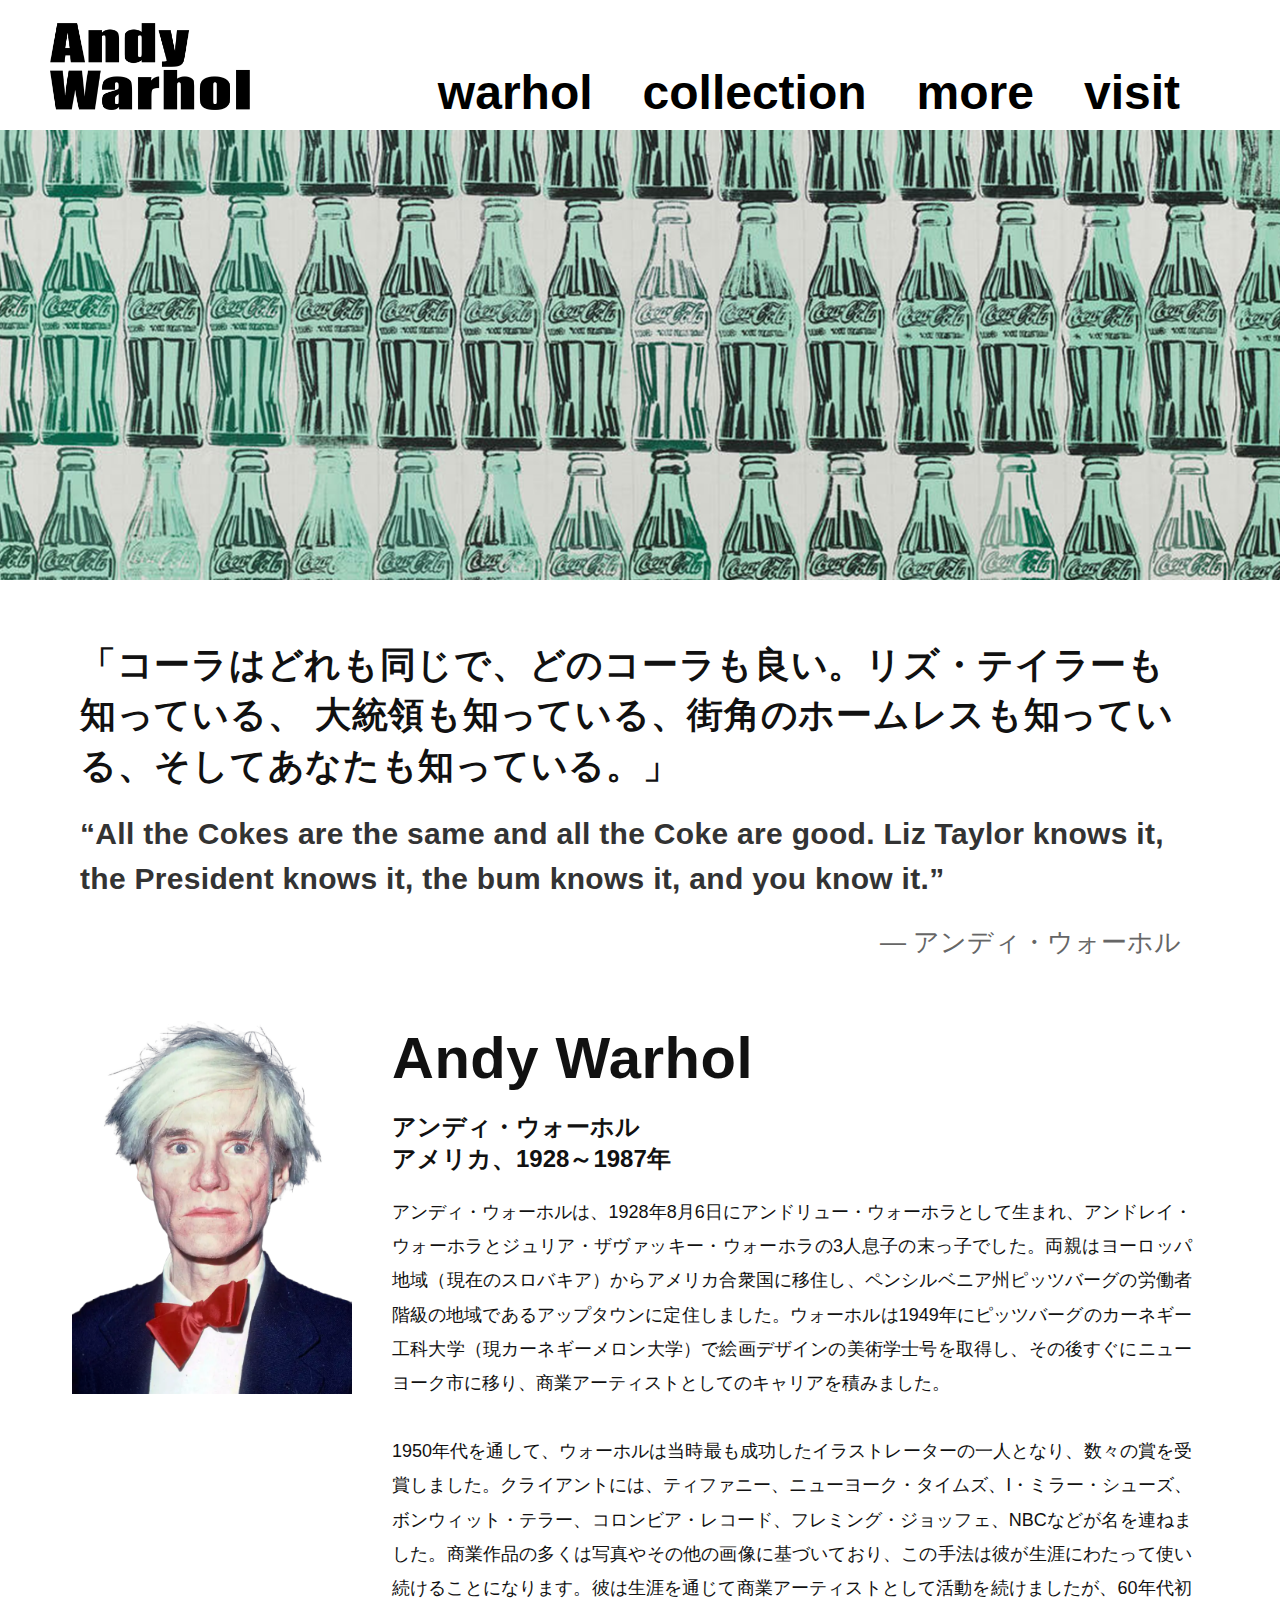
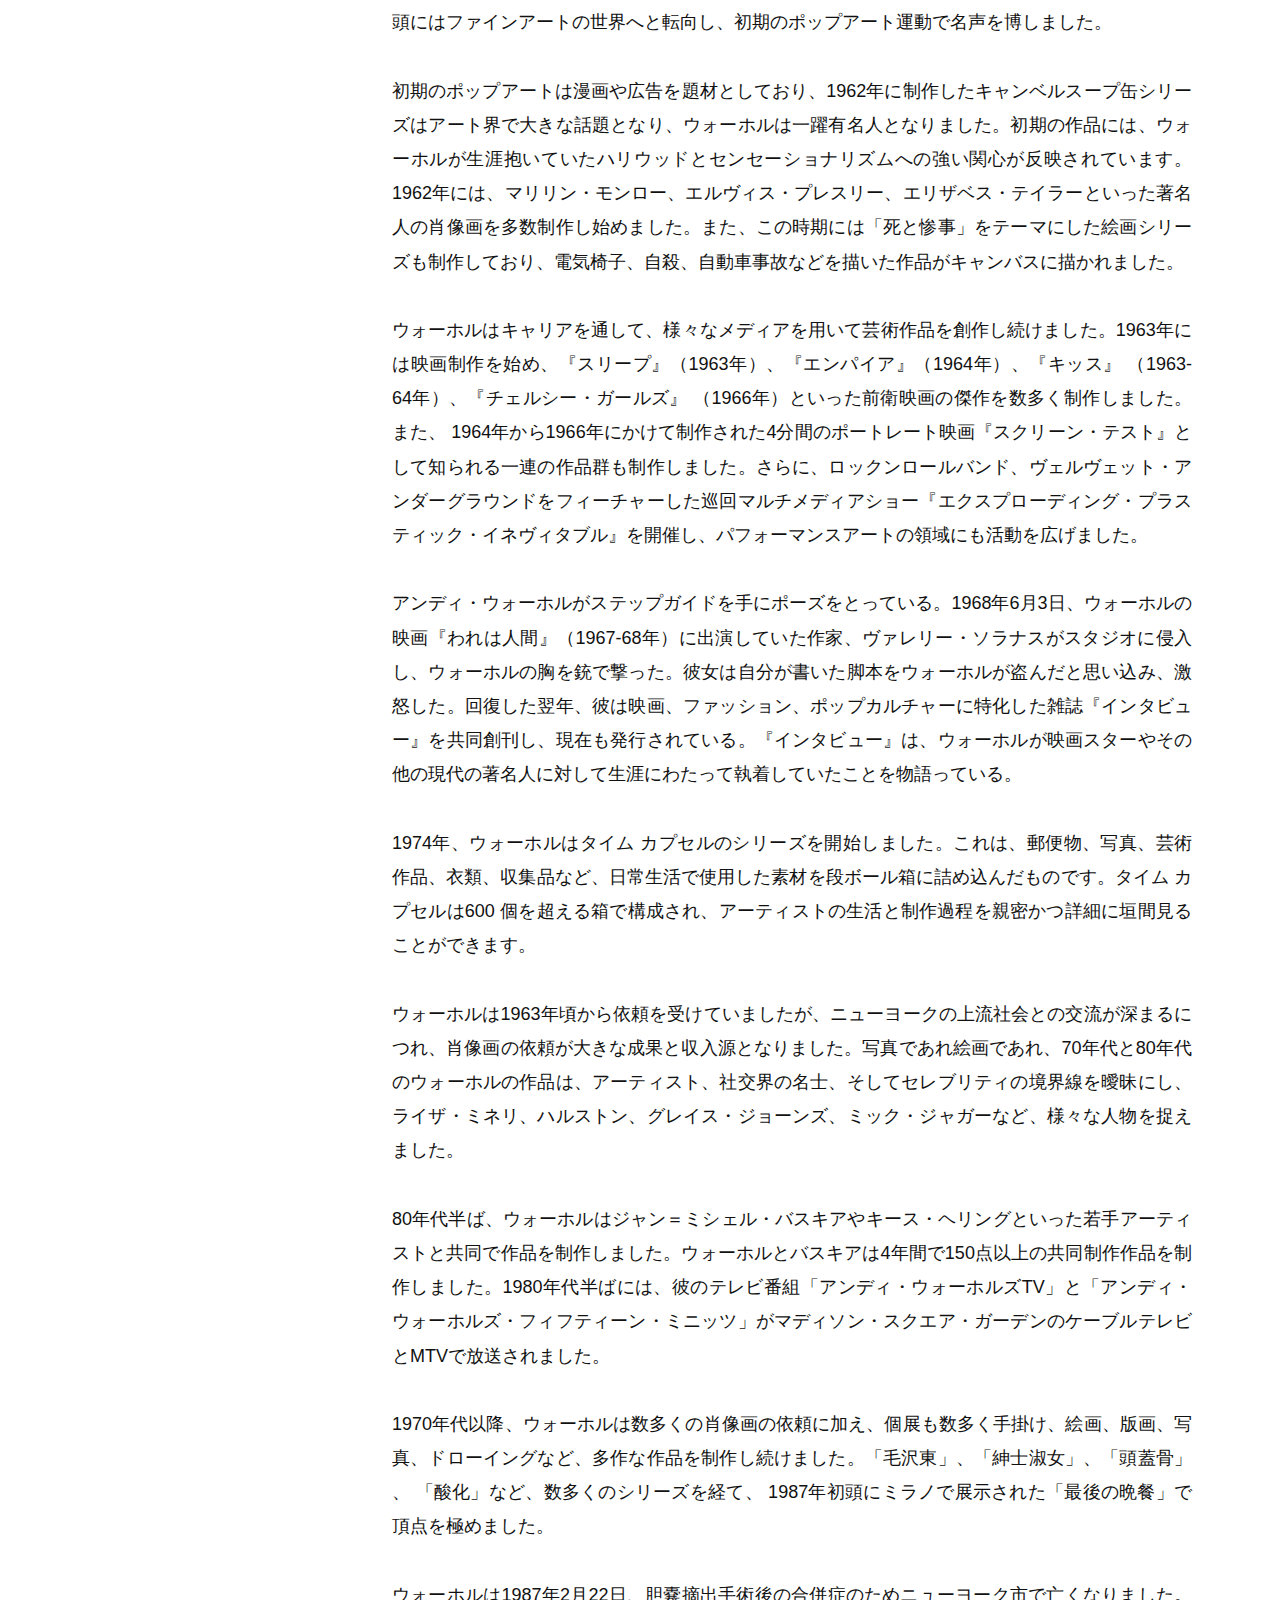
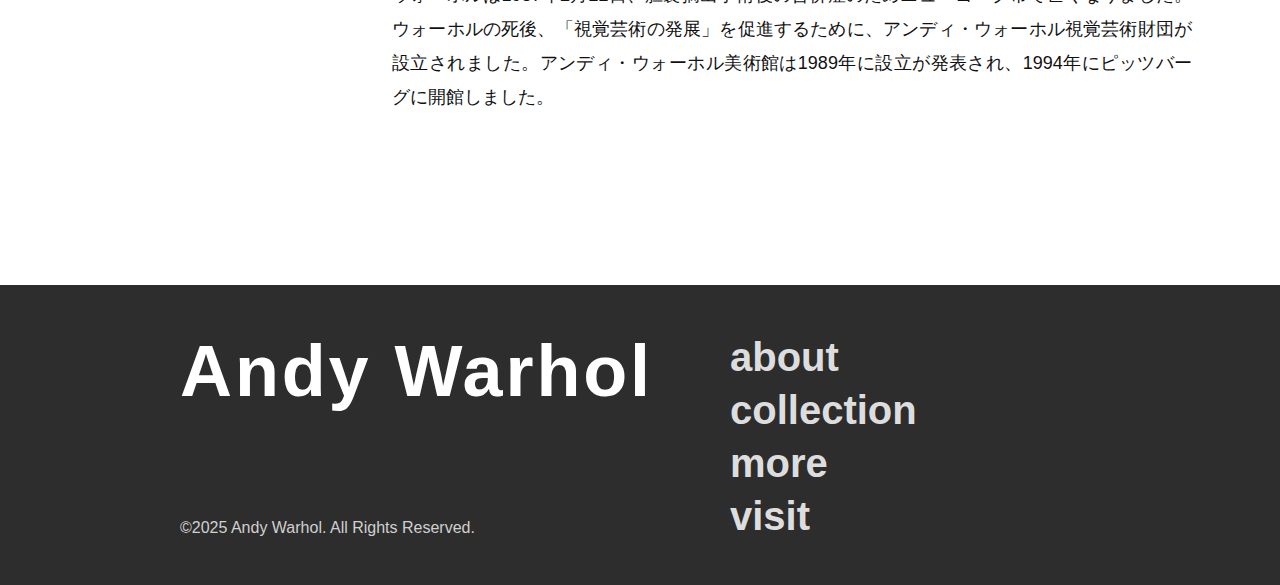
<file: home.html>
<!DOCTYPE html>
<html lang="ja">

<head>
    <meta charset="UTF-8" />
    <meta name="keywords" content="Andy Warhol,アンディ・ウォーホル,ポップアート,Morden Art,現代アート">

    <meta name="description" content="Andy Warholの公式サイトです。">
    <title>Andy Warhol</title>
    <link rel="stylesheet" href="css/style.css" />
    <script src="js/script.js"></script>
</head>

<body>
    <!--header-->
    <header class="page-header">
        <div class="header-logo">
            <a href="index.html">
                <img src="img/logo.png" alt="Andy Warhol">
            </a>
        </div>
        <nav class="header-nav">
            <ul>
                <li><a href="home.html">warhol</a></li>
                <li><a href="collection.html">collection</a></li>
                <li><a href="more.html">more</a></li>
                <li><a href="visit.html">visit</a></li>
            </ul>
        </nav>
    </header>

    <!--------main-------->
    <section class="wide-visual">
        <img src="img/coca.png" alt="Coca-Cola Bottles by Andy Warhol">
    </section>

    <section class="quote-block">
        <div class="quote-inner">
            <p class="quote-ja">
                「コーラはどれも同じで、どのコーラも良い。リズ・テイラーも知っている、
                大統領も知っている、街角のホームレスも知っている、そしてあなたも知っている。」
            </p>
            <p class="quote-en">
                “All the Cokes are the same and all the Coke are good. Liz Taylor knows it,
                the President knows it, the bum knows it, and you know it.”
            </p>
            <p class="quote-author">— アンディ・ウォーホル</p>
        </div>
    </section>

    <section class="content-wrap">
        <article class="main-article">
            <figure class="main-media">
                <img src="img/andy.png" alt="Andy Warhol">
            </figure>

            <div class="main-body">
                <h1 class="main-title">Andy Warhol</h1>
                <h2>アンディ・ウォーホル<br>
                    アメリカ、1928～1987年</h2>


                <p class="lead">
                    アンディ・ウォーホルは、1928年8月6日にアンドリュー・ウォーホラとして生まれ、アンドレイ・ウォーホラとジュリア・ザヴァッキー・ウォーホラの3人息子の末っ子でした。両親はヨーロッパ地域（現在のスロバキア）からアメリカ合衆国に移住し、ペンシルベニア州ピッツバーグの労働者階級の地域であるアップタウンに定住しました。ウォーホルは1949年にピッツバーグのカーネギー工科大学（現カーネギーメロン大学）で絵画デザインの美術学士号を取得し、その後すぐにニューヨーク市に移り、商業アーティストとしてのキャリアを積みました。<br><br>
                    1950年代を通して、ウォーホルは当時最も成功したイラストレーターの一人となり、数々の賞を受賞しました。クライアントには、ティファニー、ニューヨーク・タイムズ、I・ミラー・シューズ、ボンウィット・テラー、コロンビア・レコード、フレミング・ジョッフェ、NBCなどが名を連ねました。商業作品の多くは写真やその他の画像に基づいており、この手法は彼が生涯にわたって使い続けることになります。彼は生涯を通じて商業アーティストとして活動を続けましたが、60年代初頭にはファインアートの世界へと転向し、初期のポップアート運動で名声を博しました。<br><br>
                    初期のポップアートは漫画や広告を題材としており、1962年に制作したキャンベルスープ缶シリーズはアート界で大きな話題となり、ウォーホルは一躍有名人となりました。初期の作品には、ウォーホルが生涯抱いていたハリウッドとセンセーショナリズムへの強い関心が反映されています。1962年には、マリリン・モンロー、エルヴィス・プレスリー、エリザベス・テイラーといった著名人の肖像画を多数制作し始めました。また、この時期には「死と惨事」をテーマにした絵画シリーズも制作しており、電気椅子、自殺、自動車事故などを描いた作品がキャンバスに描かれました。<br><br>
                    ウォーホルはキャリアを通して、様々なメディアを用いて芸術作品を創作し続けました。1963年には映画制作を始め、『スリープ』（1963年）、『エンパイア』（1964年）、『キッス』 （1963-
                    64年）、『チェルシー・ガールズ』 （1966年）といった前衛映画の傑作を数多く制作しました。また、
                    1964年から1966年にかけて制作された4分間のポートレート映画『スクリーン・テスト』として知られる一連の作品群も制作しました。さらに、ロックンロールバンド、ヴェルヴェット・アンダーグラウンドをフィーチャーした巡回マルチメディアショー『エクスプローディング・プラスティック・イネヴィタブル』を開催し、パフォーマンスアートの領域にも活動を広げました。<br><br>
                    アンディ・ウォーホルがステップガイドを手にポーズをとっている。1968年6月3日、ウォーホルの映画『われは人間』（1967-68年）に出演していた作家、ヴァレリー・ソラナスがスタジオに侵入し、ウォーホルの胸を銃で撃った。彼女は自分が書いた脚本をウォーホルが盗んだと思い込み、激怒した。回復した翌年、彼は映画、ファッション、ポップカルチャーに特化した雑誌『インタビュー』を共同創刊し、現在も発行されている。『インタビュー』は、ウォーホルが映画スターやその他の現代の著名人に対して生涯にわたって執着していたことを物語っている。<br><br>
                    1974年、ウォーホルはタイム カプセルのシリーズを開始しました。これは、郵便物、写真、芸術作品、衣類、収集品など、日常生活で使用した素材を段ボール箱に詰め込んだものです。タイム カプセルは600
                    個を超える箱で構成され、アーティストの生活と制作過程を親密かつ詳細に垣間見ることができます。<br><br>
                    ウォーホルは1963年頃から依頼を受けていましたが、ニューヨークの上流社会との交流が深まるにつれ、肖像画の依頼が大きな成果と収入源となりました。写真であれ絵画であれ、70年代と80年代のウォーホルの作品は、アーティスト、社交界の名士、そしてセレブリティの境界線を曖昧にし、ライザ・ミネリ、ハルストン、グレイス・ジョーンズ、ミック・ジャガーなど、様々な人物を捉えました。<br><br>
                    80年代半ば、ウォーホルはジャン＝ミシェル・バスキアやキース・ヘリングといった若手アーティストと共同で作品を制作しました。ウォーホルとバスキアは4年間で150点以上の共同制作作品を制作しました。1980年代半ばには、彼のテレビ番組「アンディ・ウォーホルズTV」と「アンディ・ウォーホルズ・フィフティーン・ミニッツ」がマディソン・スクエア・ガーデンのケーブルテレビとMTVで放送されました。<br><br>
                    1970年代以降、ウォーホルは数多くの肖像画の依頼に加え、個展も数多く手掛け、絵画、版画、写真、ドローイングなど、多作な作品を制作し続けました。「毛沢東」、「紳士淑女」、「頭蓋骨」 、
                    「酸化」など、数多くのシリーズを経て、 1987年初頭にミラノで展示された「最後の晩餐」で頂点を極めました。<br><br>
                    ウォーホルは1987年2月22日、胆嚢摘出手術後の合併症のためニューヨーク市で亡くなりました。ウォーホルの死後、「視覚芸術の発展」を促進するために、アンディ・ウォーホル視覚芸術財団が設立されました。アンディ・ウォーホル美術館は1989年に設立が発表され、1994年にピッツバーグに開館しました。<br><br>
            </div>
        </article>
    </section>

    <!-----------footer--------->
    <footer class="page-footer">
        <div class="footer-left">
            <h2 class="footer-brand">Andy Warhol</h2>
            <div class="copyright">
                ©2025 Andy Warhol. All Rights Reserved.
            </div>
        </div>

        <nav class="footer-nav">
            <ul>
                <li><a href="home.html">about</a></li>
                <li><a href="collection.html">collection</a></li>
                <li><a href="more.html">more</a></li>
                <li><a href="visit.html">visit</a></li>
            </ul>
        </nav>
    </footer>
</body>

</html>
</file>
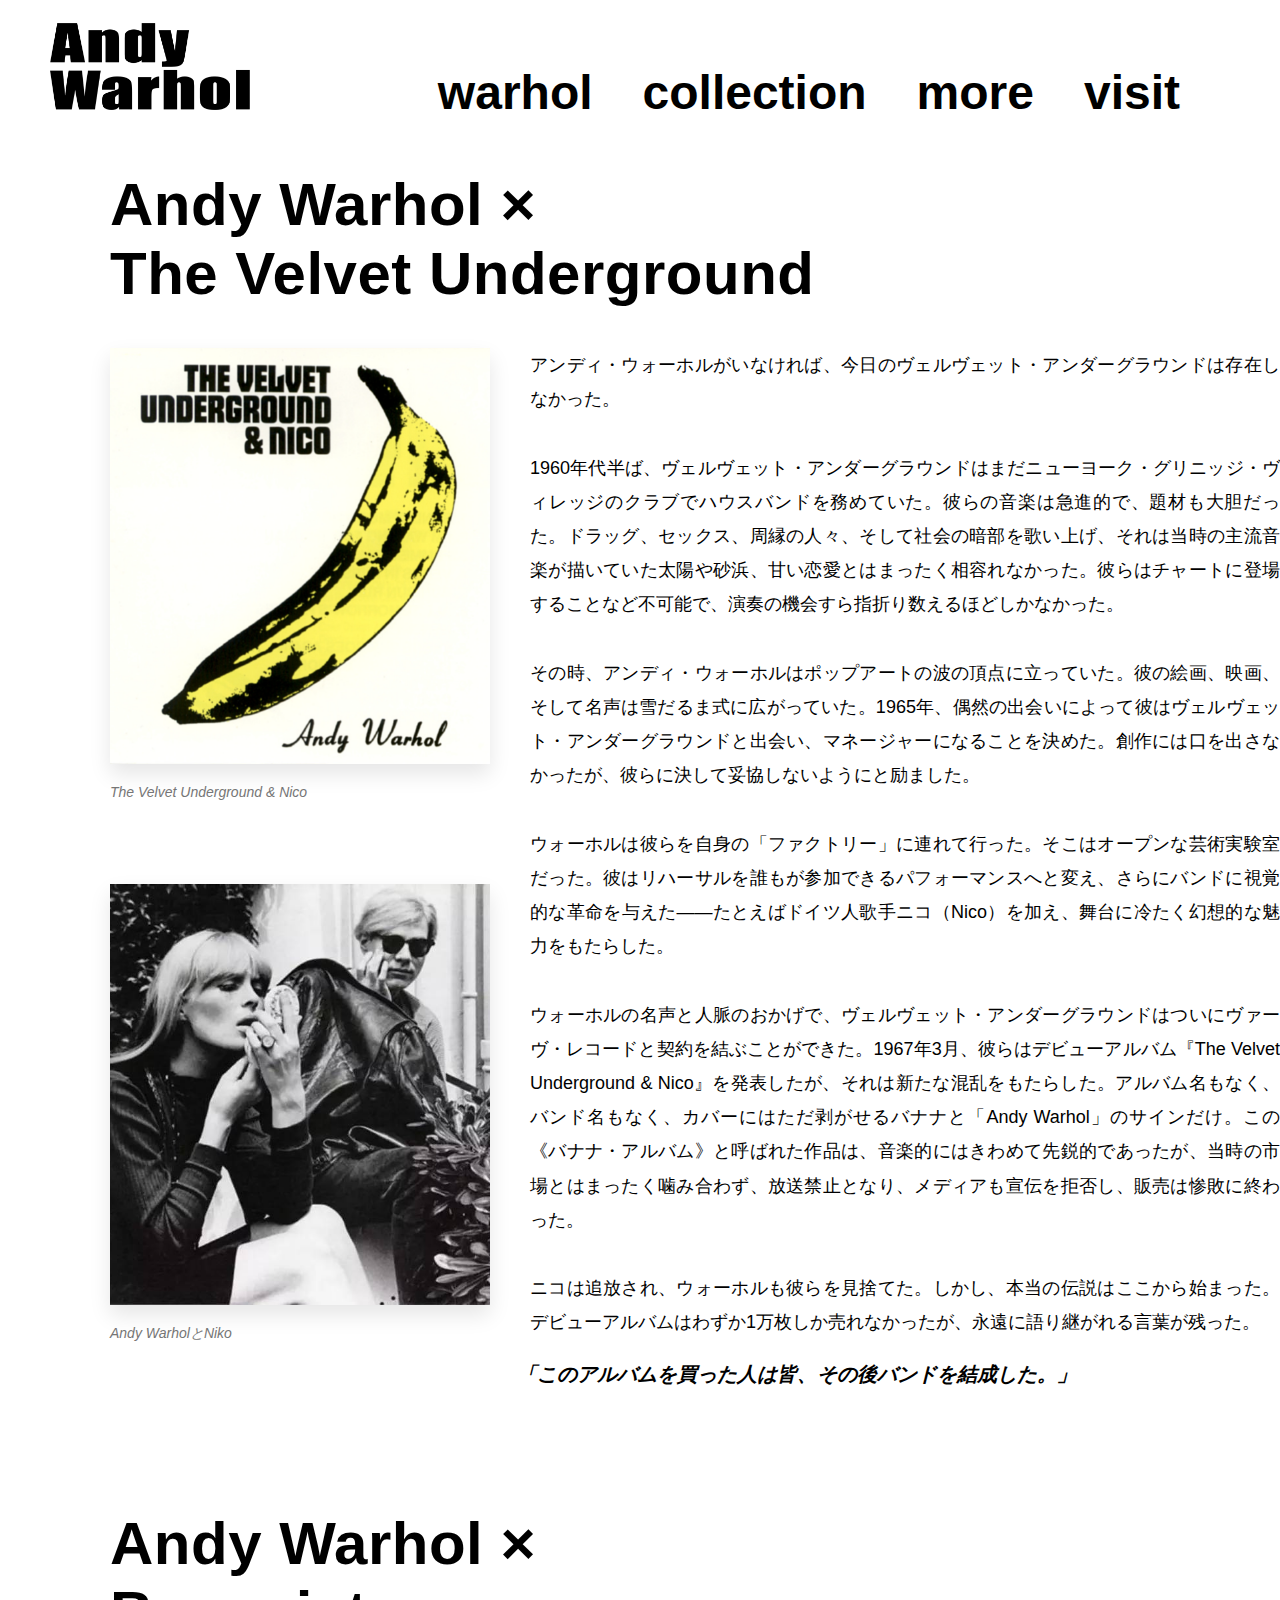
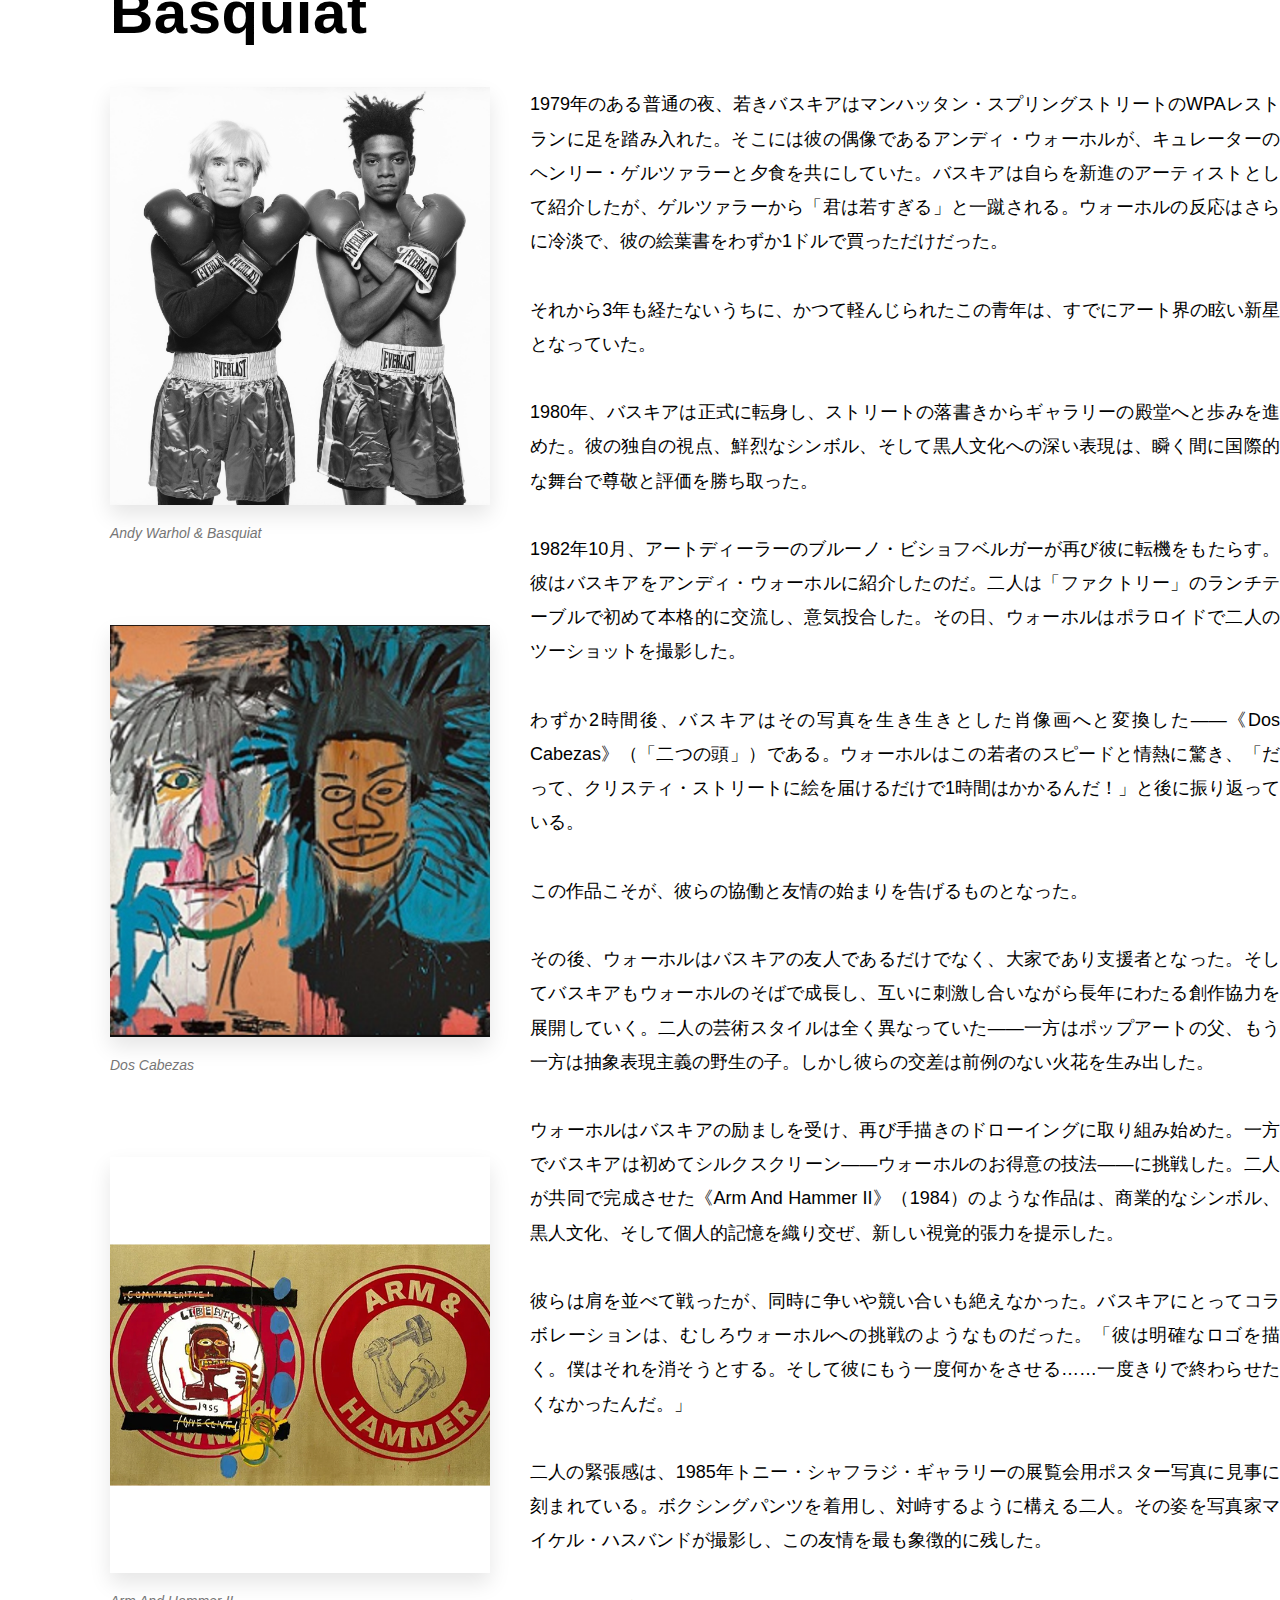
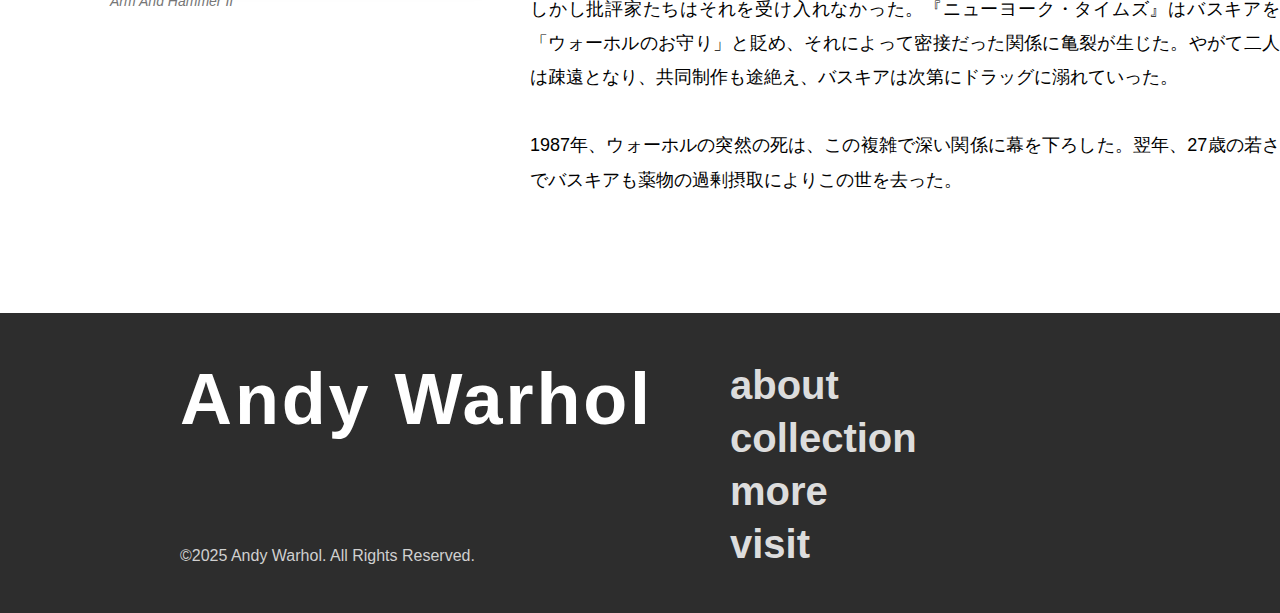
<file: more.html>
<!DOCTYPE html>
<html lang="ja">

<head>
    <meta charset="UTF-8" />
    <meta name="keywords" content="Andy Warhol,アンディ・ウォーホル,ポップアート,Morden Art,現代アート">

    <meta name="description" content="Andy Warholの公式サイトです。">
    <title>Andy Warhol</title>
    <link rel="stylesheet" href="css/style.css" />
    <script src="js/script.js"></script>
</head>

<body>
    <!--header-->
    <header class="page-header">
        <div class="header-logo">
            <a href="index.html">
                <img src="img/logo.png" alt="Andy Warhol">
            </a>
        </div>
        <nav class="header-nav">
            <ul>
                <li><a href="home.html">warhol</a></li>
                <li><a href="collection.html">collection</a></li>
                <li><a href="more.html">more</a></li>
                <li><a href="visit.html">visit</a></li>
            </ul>
        </nav>
    </header>

    <!--------main-------->
    <!--1-->
    <section class="sec-content-wrap">

        <h1 class="more-title">Andy Warhol × <br>The Velvet Underground</h1>

        <article class="more-article">
            <div class="media-col">
                <figure class="more-media">
                    <img src="img/banana.png" alt="banana">
                    <figcaption class="media-caption">The Velvet Underground & Nico</figcaption>
                </figure>
                <figure class="more-media">
                    <img src="img/andynico.jpeg" alt="andynico">
                    <figcaption class="media-caption">Andy WarholとNiko</figcaption>
                </figure>
            </div>



            <div class="more-body">

                <p class="lead">
                    アンディ・ウォーホルがいなければ、今日のヴェルヴェット・アンダーグラウンドは存在しなかった。<br><br>

                    1960年代半ば、ヴェルヴェット・アンダーグラウンドはまだニューヨーク・グリニッジ・ヴィレッジのクラブでハウスバンドを務めていた。彼らの音楽は急進的で、題材も大胆だった。ドラッグ、セックス、周縁の人々、そして社会の暗部を歌い上げ、それは当時の主流音楽が描いていた太陽や砂浜、甘い恋愛とはまったく相容れなかった。彼らはチャートに登場することなど不可能で、演奏の機会すら指折り数えるほどしかなかった。<br><br>

                    その時、アンディ・ウォーホルはポップアートの波の頂点に立っていた。彼の絵画、映画、そして名声は雪だるま式に広がっていた。1965年、偶然の出会いによって彼はヴェルヴェット・アンダーグラウンドと出会い、マネージャーになることを決めた。創作には口を出さなかったが、彼らに決して妥協しないようにと励ました。<br><br>

                    ウォーホルは彼らを自身の「ファクトリー」に連れて行った。そこはオープンな芸術実験室だった。彼はリハーサルを誰もが参加できるパフォーマンスへと変え、さらにバンドに視覚的な革命を与えた――たとえばドイツ人歌手ニコ（Nico）を加え、舞台に冷たく幻想的な魅力をもたらした。<br><br>

                    ウォーホルの名声と人脈のおかげで、ヴェルヴェット・アンダーグラウンドはついにヴァーヴ・レコードと契約を結ぶことができた。1967年3月、彼らはデビューアルバム『The Velvet
                    Underground & Nico』を発表したが、それは新たな混乱をもたらした。アルバム名もなく、バンド名もなく、カバーにはただ剥がせるバナナと「Andy
                    Warhol」のサインだけ。この《バナナ・アルバム》と呼ばれた作品は、音楽的にはきわめて先鋭的であったが、当時の市場とはまったく噛み合わず、放送禁止となり、メディアも宣伝を拒否し、販売は惨敗に終わった。<br><br>

                    ニコは追放され、ウォーホルも彼らを見捨てた。しかし、本当の伝説はここから始まった。デビューアルバムはわずか1万枚しか売れなかったが、永遠に語り継がれる言葉が残った。
                </p>
                <p class="end">
                    「このアルバムを買った人は皆、その後バンドを結成した。」
                </p>
        </article>
    </section>
    <!--2-->
    <section class="sec-content-wrap">

        <h1 class="more-title">Andy Warhol × <br>Basquiat</h1>

        <article class="more-article">
            <div class="media-col">
                <figure class="more-media">
                    <img src="img/AandB.png" alt="AandB">
                    <figcaption class="media-caption">Andy Warhol & Basquiat</figcaption>
                </figure>

                <figure class="more-media">
                    <img src="img/Dos Cabezas.png" alt="Dos Cabezas">
                    <figcaption class="media-caption">Dos Cabezas</figcaption>
                </figure>

                <figure class="more-media">
                    <img src="img/Arm And Hammer II.png" alt="Arm And Hammer II">
                    <figcaption class="media-caption">Arm And Hammer II</figcaption>
                </figure>
            </div>



            <div class="more-body">

                <p class="lead">
                    1979年のある普通の夜、若きバスキアはマンハッタン・スプリングストリートのWPAレストランに足を踏み入れた。そこには彼の偶像であるアンディ・ウォーホルが、キュレーターのヘンリー・ゲルツァラーと夕食を共にしていた。バスキアは自らを新進のアーティストとして紹介したが、ゲルツァラーから「君は若すぎる」と一蹴される。ウォーホルの反応はさらに冷淡で、彼の絵葉書をわずか1ドルで買っただけだった。<br><br>

                    それから3年も経たないうちに、かつて軽んじられたこの青年は、すでにアート界の眩い新星となっていた。<br><br>

                    1980年、バスキアは正式に転身し、ストリートの落書きからギャラリーの殿堂へと歩みを進めた。彼の独自の視点、鮮烈なシンボル、そして黒人文化への深い表現は、瞬く間に国際的な舞台で尊敬と評価を勝ち取った。<br><br>

                    1982年10月、アートディーラーのブルーノ・ビショフベルガーが再び彼に転機をもたらす。彼はバスキアをアンディ・ウォーホルに紹介したのだ。二人は「ファクトリー」のランチテーブルで初めて本格的に交流し、意気投合した。その日、ウォーホルはポラロイドで二人のツーショットを撮影した。<br><br>

                    わずか2時間後、バスキアはその写真を生き生きとした肖像画へと変換した――《Dos
                    Cabezas》（「二つの頭」）である。ウォーホルはこの若者のスピードと情熱に驚き、「だって、クリスティ・ストリートに絵を届けるだけで1時間はかかるんだ！」と後に振り返っている。<br><br>

                    この作品こそが、彼らの協働と友情の始まりを告げるものとなった。<br><br>

                    その後、ウォーホルはバスキアの友人であるだけでなく、大家であり支援者となった。そしてバスキアもウォーホルのそばで成長し、互いに刺激し合いながら長年にわたる創作協力を展開していく。二人の芸術スタイルは全く異なっていた――一方はポップアートの父、もう一方は抽象表現主義の野生の子。しかし彼らの交差は前例のない火花を生み出した。<br><br>

                    ウォーホルはバスキアの励ましを受け、再び手描きのドローイングに取り組み始めた。一方でバスキアは初めてシルクスクリーン――ウォーホルのお得意の技法――に挑戦した。二人が共同で完成させた《Arm And
                    Hammer II》（1984）のような作品は、商業的なシンボル、黒人文化、そして個人的記憶を織り交ぜ、新しい視覚的張力を提示した。<br><br>

                    彼らは肩を並べて戦ったが、同時に争いや競い合いも絶えなかった。バスキアにとってコラボレーションは、むしろウォーホルへの挑戦のようなものだった。「彼は明確なロゴを描く。僕はそれを消そうとする。そして彼にもう一度何かをさせる……一度きりで終わらせたくなかったんだ。」<br><br>

                    二人の緊張感は、1985年トニー・シャフラジ・ギャラリーの展覧会用ポスター写真に見事に刻まれている。ボクシングパンツを着用し、対峙するように構える二人。その姿を写真家マイケル・ハスバンドが撮影し、この友情を最も象徴的に残した。<br><br>

                    しかし批評家たちはそれを受け入れなかった。『ニューヨーク・タイムズ』はバスキアを「ウォーホルのお守り」と貶め、それによって密接だった関係に亀裂が生じた。やがて二人は疎遠となり、共同制作も途絶え、バスキアは次第にドラッグに溺れていった。<br><br>

                    1987年、ウォーホルの突然の死は、この複雑で深い関係に幕を下ろした。翌年、27歳の若さでバスキアも薬物の過剰摂取によりこの世を去った。</p>
        </article>
    </section>

    <!-----------footer--------->
    <footer class="page-footer">
        <div class="footer-left">
            <h2 class="footer-brand">Andy Warhol</h2>
            <div class="copyright">
                ©2025 Andy Warhol. All Rights Reserved.
            </div>
        </div>

        <nav class="footer-nav">
            <ul>
                <li><a href="home.html">about</a></li>
                <li><a href="collection.html">collection</a></li>
                <li><a href="more.html">more</a></li>
                <li><a href="visit.html">visit</a></li>
            </ul>
        </nav>
    </footer>
</body>

</html>
</file>
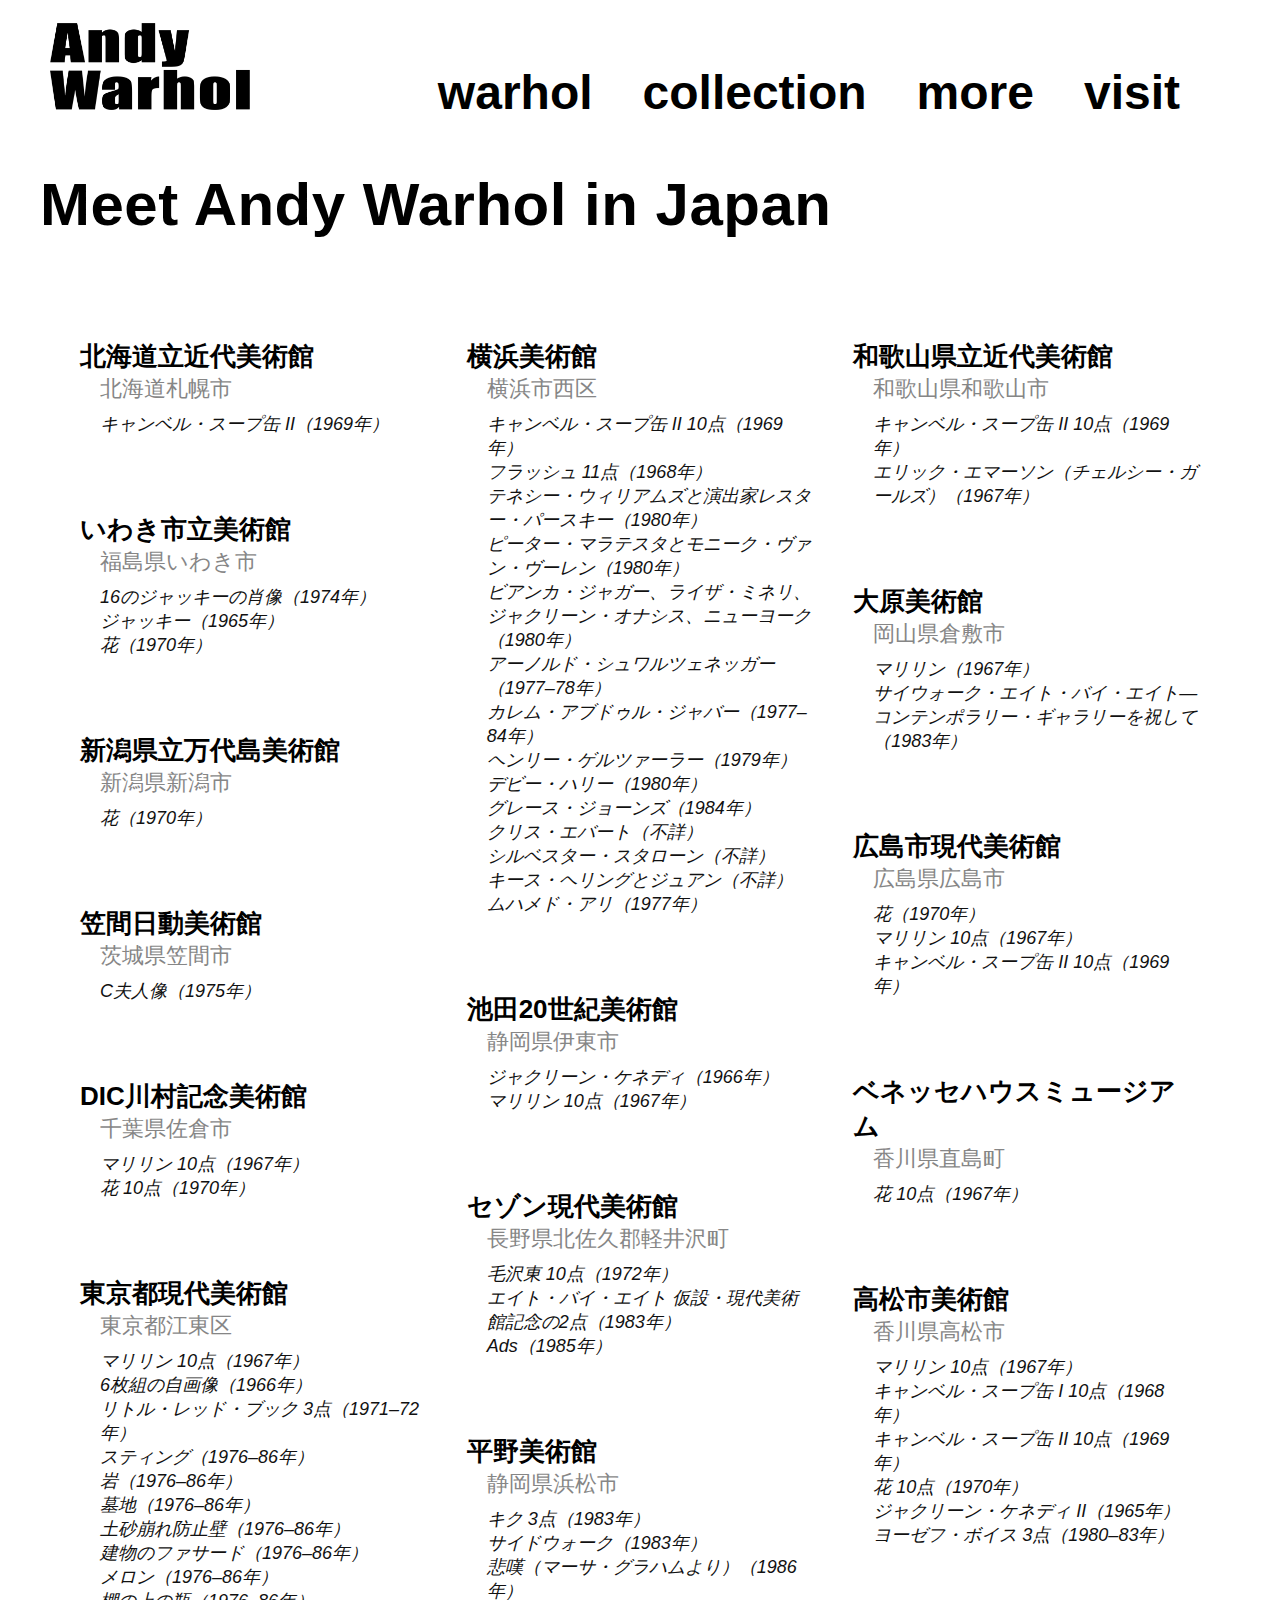
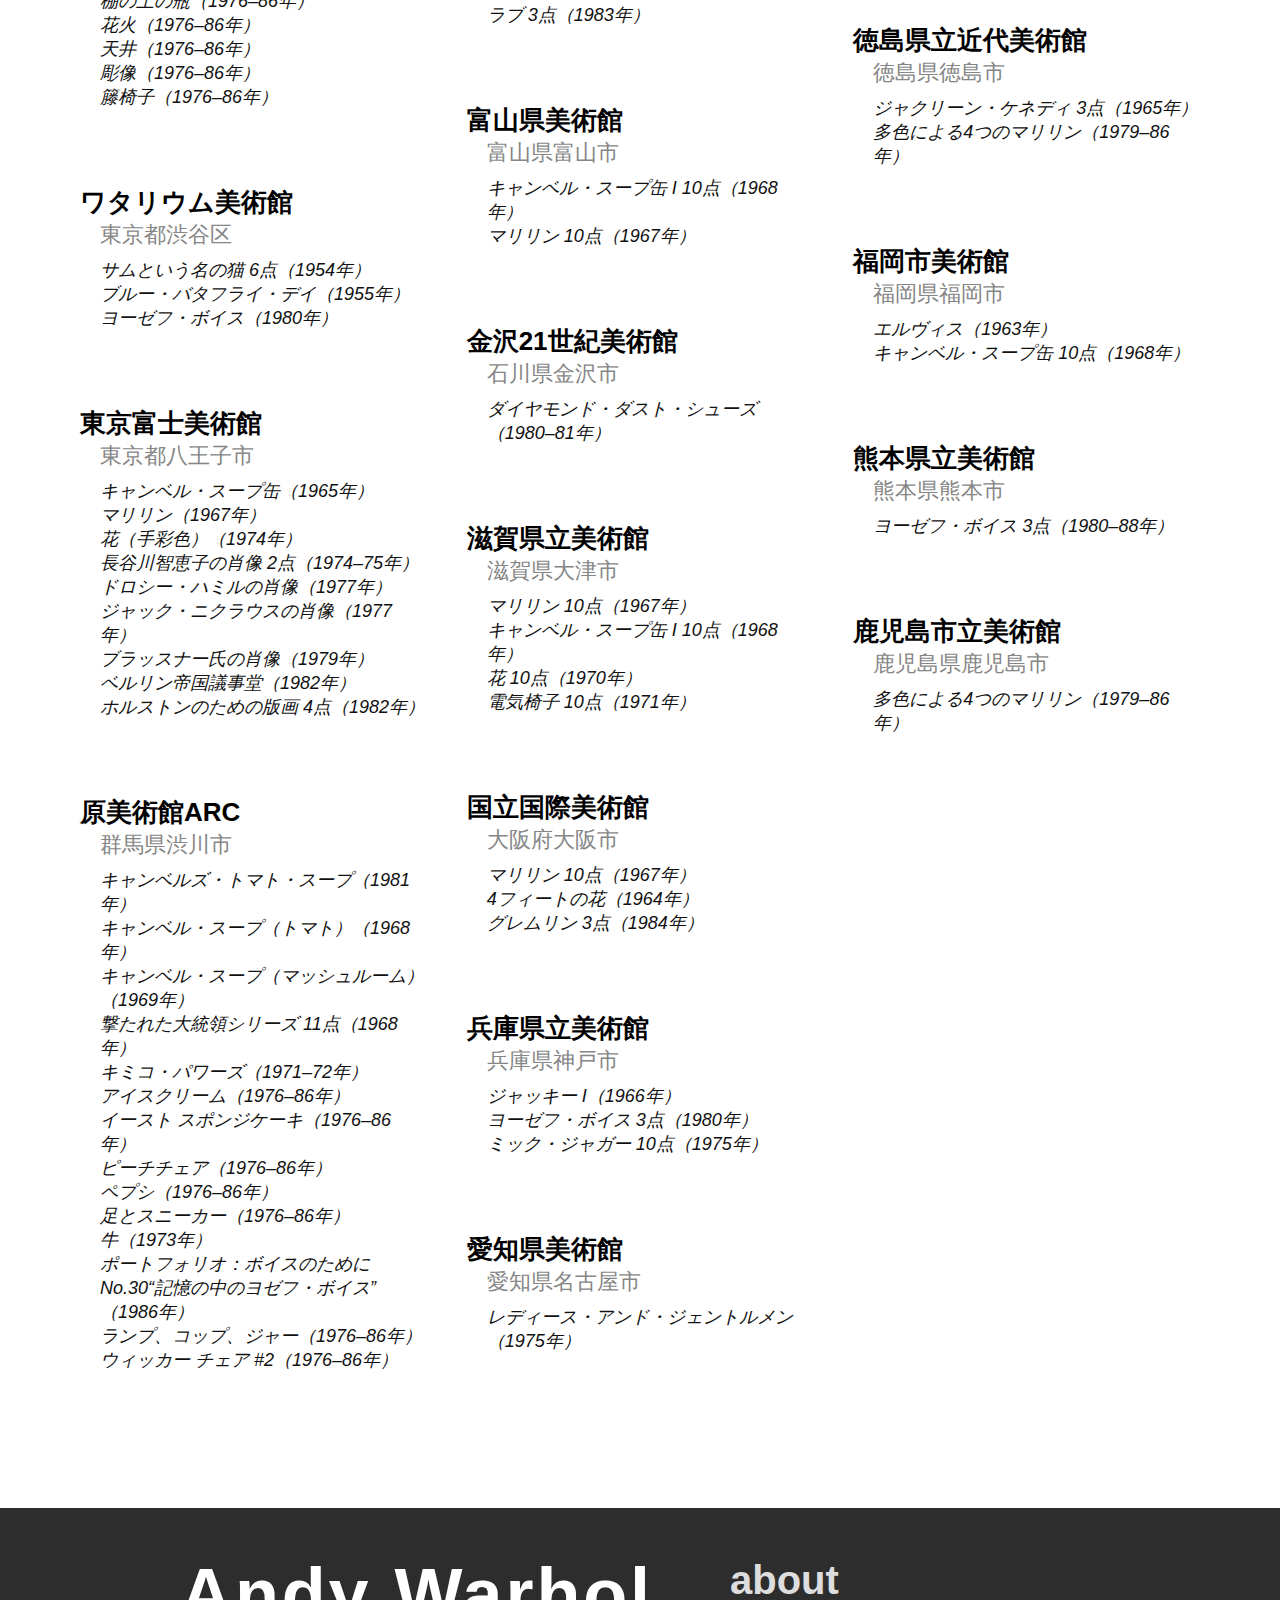
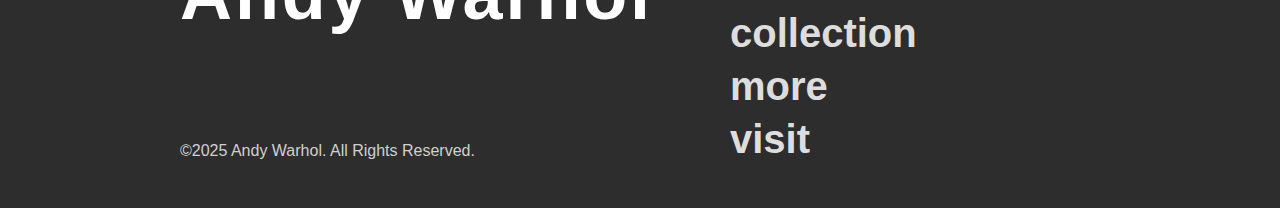
<file: visit.html>
<!DOCTYPE html>
<html lang="ja">

<head>
    <meta charset="UTF-8" />
    <meta name="keywords" content="Andy Warhol,アンディ・ウォーホル,ポップアート,Morden Art,現代アート">

    <meta name="description" content="Andy Warholの公式サイトです。">
    <title>Andy Warhol</title>
    <link rel="stylesheet" href="css/style.css" />
    <script src="js/script.js"></script>
</head>

<body>
    <!--header-->
    <header class="page-header">
        <div class="header-logo">
            <a href="index.html">
                <img src="img/logo.png" alt="Andy Warhol">
            </a>
        </div>
        <nav class="header-nav">
            <ul>
                <li><a href="home.html">warhol</a></li>
                <li><a href="collection.html">collection</a></li>
                <li><a href="more.html">more</a></li>
                <li><a href="visit.html">visit</a></li>
            </ul>
        </nav>
    </header>

    <!--------main-------->

    <main>
        <div class="visit-title-container">
            <h1 class="visit-title">Meet Andy Warhol in Japan</h1>
        </div>
        <section class="all-museum">
            <!-- 1 -->
            <section class="museum">
                <h2 class="museum-name"><a href="https://artmuseum.pref.hokkaido.lg.jp/knb" target="_blank"
                        rel="noopener noreferrer">北海道立近代美術館</a></h2>
                <div class="museum-city">北海道札幌市</div>
                <ul class="visit-works">
                    <li><span class="art" data-title="キャンベル・スープ缶 II（1969年）">キャンベル・スープ缶 II（1969年）</span></li>
                </ul>
            </section>

            <!-- 2 -->
            <section class="museum">
                <h2 class="museum-name"><a href="https://www.city.iwaki.lg.jp/www/genre/1444022369394/index.html"
                        target="_blank" rel="noopener noreferrer">いわき市立美術館</a></h2>
                <div class="museum-city">福島県いわき市</div>
                <ul class="visit-works">
                    <li><span class="art" data-title="16のジャッキーの肖像（1974年）">16のジャッキーの肖像（1974年）</span></li>
                    <li><span class="art" data-title="ジャッキー（1965年）">ジャッキー（1965年）</span></li>
                    <li><span class="art" data-title="花（1970年）">花（1970年）</span></li>
                </ul>
            </section>

            <!-- 3 -->
            <section class="museum">
                <h2 class="museum-name"><a href="https://banbi.pref.niigata.lg.jp/" target="_blank"
                        rel="noopener noreferrer">新潟県立万代島美術館</a></h2>
                <div class="museum-city">新潟県新潟市</div>
                <ul class="visit-works">
                    <li><span class="art" data-title="花（1970年）">花（1970年）</span></li>
                </ul>
            </section>

            <!-- 4 -->
            <section class="museum">
                <h2 class="museum-name"><a href="https://www.nichido-museum.or.jp/" target="_blank"
                        rel="noopener noreferrer">笠間日動美術館</a></h2>
                <div class="museum-city">茨城県笠間市</div>
                <ul class="visit-works">
                    <li><span class="art" data-title="C夫人像（1975年）">C夫人像（1975年）</span></li>
                </ul>
            </section>

            <!-- 5 -->
            <section class="museum">
                <h2 class="museum-name"><a href="https://kawamura-museum.dic.co.jp/" target="_blank"
                        rel="noopener noreferrer">DIC川村記念美術館</a></h2>
                <div class="museum-city">千葉県佐倉市</div>
                <ul class="visit-works">
                    <li><span class="art" data-title="マリリン 10点（1967年）">マリリン 10点（1967年）</span></li>
                    <li><span class="art" data-title="花 10点（1970年）">花 10点（1970年）</span></li>
                </ul>
            </section>

            <!-- 6 -->
            <section class="museum">
                <h2 class="museum-name"><a href="https://www.mot-art-museum.jp/" target="_blank"
                        rel="noopener noreferrer">東京都現代美術館</a></h2>
                <div class="museum-city">東京都江東区</div>
                <ul class="visit-works">
                    <li><span class="art" data-title="マリリン 10点（1967年）">マリリン 10点（1967年）</span></li>
                    <li><span class="art" data-title="6枚組の自画像（1966年）">6枚組の自画像（1966年）</span></li>
                    <li><span class="art" data-title="リトル・レッド・ブック 3点（1971–72年）">リトル・レッド・ブック 3点（1971–72年）</span></li>
                    <li><span class="art" data-title="スティング（1976–86年）">スティング（1976–86年）</span></li>
                    <li><span class="art" data-title="岩（1976–86年）">岩（1976–86年）</span></li>
                    <li><span class="art" data-title="墓地（1976–86年）">墓地（1976–86年）</span></li>
                    <li><span class="art" data-title="土砂崩れ防止壁（1976–86年）">土砂崩れ防止壁（1976–86年）</span></li>
                    <li><span class="art" data-title="建物のファサード（1976–86年）">建物のファサード（1976–86年）</span></li>
                    <li><span class="art" data-title="メロン（1976–86年）">メロン（1976–86年）</span></li>
                    <li><span class="art" data-title="棚の上の瓶（1976–86年）">棚の上の瓶（1976–86年）</span></li>
                    <li><span class="art" data-title="花火（1976–86年）">花火（1976–86年）</span></li>
                    <li><span class="art" data-title="天井（1976–86年）">天井（1976–86年）</span></li>
                    <li><span class="art" data-title="彫像（1976–86年）">彫像（1976–86年）</span></li>
                    <li><span class="art" data-title="籐椅子（1976–86年）">籐椅子（1976–86年）</span></li>
                </ul>
            </section>

            <!-- 7 -->
            <section class="museum">
                <h2 class="museum-name"><a href="http://www.watarium.co.jp/jp/about/" target="_blank"
                        rel="noopener noreferrer">ワタリウム美術館</a></h2>
                <div class="museum-city">東京都渋谷区</div>
                <ul class="visit-works">
                    <li><span class="art" data-title="サムという名の猫 6点（1954年）">サムという名の猫 6点（1954年）</span></li>
                    <li><span class="art" data-title="ブルー・バタフライ・デイ（1955年）">ブルー・バタフライ・デイ（1955年）</span></li>
                    <li><span class="art" data-title="ヨーゼフ・ボイス（1980年）">ヨーゼフ・ボイス（1980年）</span></li>
                </ul>
            </section>

            <!-- 8 -->
            <section class="museum">
                <h2 class="museum-name"><a href="https://www.fujibi.or.jp/" target="_blank"
                        rel="noopener noreferrer">東京富士美術館</a></h2>
                <div class="museum-city">東京都八王子市</div>
                <ul class="visit-works">
                    <li><span class="art" data-title="キャンベル・スープ缶（1965年）">キャンベル・スープ缶（1965年）</span></li>
                    <li><span class="art" data-title="マリリン（1967年）">マリリン（1967年）</span></li>
                    <li><span class="art" data-title="花（手彩色）（1974年）">花（手彩色）（1974年）</span></li>
                    <li><span class="art" data-title="長谷川智恵子の肖像 2点（1974–75年）">長谷川智恵子の肖像 2点（1974–75年）</span></li>
                    <li><span class="art" data-title="ドロシー・ハミルの肖像（1977年）">ドロシー・ハミルの肖像（1977年）</span></li>
                    <li><span class="art" data-title="ジャック・ニクラウスの肖像（1977年）">ジャック・ニクラウスの肖像（1977年）</span></li>
                    <li><span class="art" data-title="ブラッスナー氏の肖像（1979年）">ブラッスナー氏の肖像（1979年）</span></li>
                    <li><span class="art" data-title="ベルリン帝国議事堂（1982年）">ベルリン帝国議事堂（1982年）</span></li>
                    <li><span class="art" data-title="ホルストンのための版画作品 4点（1982年）">ホルストンのための版画 4点（1982年）</span></li>
                </ul>
            </section>

            <!-- 9 -->
            <section class="museum">
                <h2 class="museum-name"><a
                        href="https://www.haramuseum.or.jp/jp/arc/?referrer=https%3A%2F%2Fwww.google.com%2F"
                        target="_blank" rel="noopener noreferrer">原美術館ARC</a></h2>
                <div class="museum-city">群馬県渋川市</div>
                <ul class="visit-works">
                    <li><span class="art" data-title="キャンベルズ・トマト・スープ（1981年）">キャンベルズ・トマト・スープ（1981年）</span></li>
                    <li><span class="art" data-title="キャンベル・スープ（トマト）（1968年）">キャンベル・スープ（トマト）（1968年）</span></li>
                    <li><span class="art" data-title="キャンベル・スープ（マッシュルーム）（1969年）">キャンベル・スープ（マッシュルーム）（1969年）</span></li>
                    <li><span class="art" data-title="撃たれた大統領シリーズ 11点（1968年）">撃たれた大統領シリーズ 11点（1968年）</span></li>
                    <li><span class="art" data-title="キミコ・パワーズ（1971–72年）">キミコ・パワーズ（1971–72年）</span></li>
                    <li><span class="art" data-title="アイスクリーム（1976–86年）">アイスクリーム（1976–86年）</span></li>
                    <li><span class="art" data-title="イースト スポンジケーキ（1976–86年）">イースト スポンジケーキ（1976–86年）</span></li>
                    <li><span class="art" data-title="ピーチチェア（1976–86年）">ピーチチェア（1976–86年）</span></li>
                    <li><span class="art" data-title="ペプシ（1976–86年）">ペプシ（1976–86年）</span></li>
                    <li><span class="art" data-title="足とスニーカー（1976–86年）">足とスニーカー（1976–86年）</span></li>
                    <li><span class="art" data-title="牛（1973年）">牛（1973年）</span></li>
                    <li><span class="art" data-title="ポートフォリオ：ボイスのために No.30“記憶の中のヨゼフ・ボイス”（1986年）">ポートフォリオ：ボイスのために
                            No.30“記憶の中のヨゼフ・ボイス”（1986年）</span></li>
                    <li><span class="art" data-title="ランプ、コップ、ジャー（1976–86年）">ランプ、コップ、ジャー（1976–86年）</span></li>
                    <li><span class="art" data-title="ウィッカー チェア #2（1976–86年）">ウィッカー チェア #2（1976–86年）</span></li>
                </ul>
            </section>

            <!-- 10 -->
            <section class="museum">
                <h2 class="museum-name"><a href="http://yokohama.art.museum/" target="_blank"
                        rel="noopener noreferrer">横浜美術館</a></h2>
                <div class="museum-city">横浜市西区</div>
                <ul class="visit-works">
                    <li><span class="art" data-title="キャンベル・スープ缶 II 10点（1969年）">キャンベル・スープ缶 II 10点（1969年）</span></li>
                    <li><span class="art" data-title="フラッシュ 11点（1968年）">フラッシュ 11点（1968年）</span></li>
                    <li><span class="art"
                            data-title="テネシー・ウィリアムズと演出家レスター・パースキー（1980年）">テネシー・ウィリアムズと演出家レスター・パースキー（1980年）</span></li>
                    <li><span class="art"
                            data-title="ピーター・マラテスタとモニーク・ヴァン・ヴーレン（1980年）">ピーター・マラテスタとモニーク・ヴァン・ヴーレン（1980年）</span></li>
                    <li><span class="art"
                            data-title="ビアンカ・ジャガー、ライザ・ミネリ、ジャクリーン・オナシス、ニューヨーク（1980年）">ビアンカ・ジャガー、ライザ・ミネリ、ジャクリーン・オナシス、ニューヨーク（1980年）</span>
                    </li>
                    <li><span class="art" data-title="アーノルド・シュワルツェネッガー（1977–78年）">アーノルド・シュワルツェネッガー（1977–78年）</span>
                    </li>
                    <li><span class="art" data-title="カレム・アブドゥル・ジャバー（1977–84年）">カレム・アブドゥル・ジャバー（1977–84年）</span></li>
                    <li><span class="art" data-title="ヘンリー・ゲルツァーラー（1979年）">ヘンリー・ゲルツァーラー（1979年）</span></li>
                    <li><span class="art" data-title="デビー・ハリー（1980年）">デビー・ハリー（1980年）</span></li>
                    <li><span class="art" data-title="グレース・ジョーンズ（1984年）">グレース・ジョーンズ（1984年）</span></li>
                    <li><span class="art" data-title="クリス・エバート（制作年不詳）">クリス・エバート（不詳）</span></li>
                    <li><span class="art" data-title="シルベスター・スタローン（制作年不詳）">シルベスター・スタローン（不詳）</span></li>
                    <li><span class="art" data-title="キース・ヘリングとジュアン（制作年不詳）">キース・ヘリングとジュアン（不詳）</span></li>
                    <li><span class="art" data-title="ムハメド・アリ（1977年）">ムハメド・アリ（1977年）</span></li>
                </ul>
            </section>

            <!-- 11 -->
            <section class="museum">
                <h2 class="museum-name"><a href="https://ikeda20.or.jp/" target="_blank"
                        rel="noopener noreferrer">池田20世紀美術館</a></h2>
                <div class="museum-city">静岡県伊東市</div>
                <ul class="visit-works">
                    <li><span class="art" data-title="ジャクリーン・ケネディ（1966年）">ジャクリーン・ケネディ（1966年）</span></li>
                    <li><span class="art" data-title="マリリン 10点（1967年）">マリリン 10点（1967年）</span></li>
                </ul>
            </section>

            <!-- 12 -->
            <section class="museum">
                <h2 class="museum-name"><a href="https://smma.or.jp/" target="_blank"
                        rel="noopener noreferrer">セゾン現代美術館</a></h2>
                <div class="museum-city">長野県北佐久郡軽井沢町</div>
                <ul class="visit-works">
                    <li><span class="art" data-title="毛沢東 10点（1972年）">毛沢東 10点（1972年）</span></li>
                    <li><span class="art" data-title="エイト・バイ・エイト 仮設・現代美術館記念の2点（1983年）">エイト・バイ・エイト
                            仮設・現代美術館記念の2点（1983年）</span></li>
                    <li><span class="art" data-title="Ads（1985年）">Ads（1985年）</span></li>
                </ul>
            </section>

            <!-- 13 -->
            <section class="museum">
                <h2 class="museum-name"><a href="http://www.hirano-museum.jp/index.html" target="_blank"
                        rel="noopener noreferrer">平野美術館</a></h2>
                <div class="museum-city">静岡県浜松市</div>
                <ul class="visit-works">
                    <li><span class="art" data-title="キク 3点（1983年）">キク 3点（1983年）</span></li>
                    <li><span class="art" data-title="サイドウォーク（1983年）">サイドウォーク（1983年）</span></li>
                    <li><span class="art" data-title="悲嘆（マーサ・グラハムより）（1986年）">悲嘆（マーサ・グラハムより）（1986年）</span></li>
                    <li><span class="art" data-title="ラブ 3点（1983年）">ラブ 3点（1983年）</span></li>
                </ul>
            </section>

            <!-- 14 -->
            <section class="museum">
                <h2 class="museum-name"><a href="https://tad-toyama.jp/" target="_blank"
                        rel="noopener noreferrer">富山県美術館</a></h2>
                <div class="museum-city">富山県富山市</div>
                <ul class="visit-works">
                    <li><span class="art" data-title="キャンベル・スープ缶 I 10点（1968年）">キャンベル・スープ缶 I 10点（1968年）</span></li>
                    <li><span class="art" data-title="マリリン 10点（1967年）">マリリン 10点（1967年）</span></li>
                </ul>
            </section>

            <!-- 15 -->
            <section class="museum">
                <h2 class="museum-name"><a href="https://www.kanazawa21.jp/" target="_blank"
                        rel="noopener noreferrer">金沢21世紀美術館</a></h2>
                <div class="museum-city">石川県金沢市</div>
                <ul class="visit-works">
                    <li><span class="art" data-title="ダイヤモンド・ダスト・シューズ（1980–81年）">ダイヤモンド・ダスト・シューズ（1980–81年）</span></li>
                </ul>
            </section>

            <!-- 16 -->
            <section class="museum">
                <h2 class="museum-name"><a href="https://www.shigamuseum.jp/" target="_blank"
                        rel="noopener noreferrer">滋賀県立美術館</a></h2>
                <div class="museum-city">滋賀県大津市</div>
                <ul class="visit-works">
                    <li><span class="art" data-title="マリリン 10点（1967年）">マリリン 10点（1967年）</span></li>
                    <li><span class="art" data-title="キャンベル・スープ缶 I 10点（1968年）">キャンベル・スープ缶 I 10点（1968年）</span></li>
                    <li><span class="art" data-title="花 10点（1970年）">花 10点（1970年）</span></li>
                    <li><span class="art" data-title="電気椅子 10点（1971年）">電気椅子 10点（1971年）</span></li>
                </ul>
            </section>

            <!-- 17 -->
            <section class="museum">
                <h2 class="museum-name"><a href="国立国際美術館" target="_blank" rel="noopener noreferrer">国立国際美術館</a></h2>
                <div class="museum-city">大阪府大阪市</div>
                <ul class="visit-works">
                    <li><span class="art" data-title="マリリン 10点（1967年）">マリリン 10点（1967年）</span></li>
                    <li><span class="art" data-title="4フィートの花（1964年）">4フィートの花（1964年）</span></li>
                    <li><span class="art" data-title="グレムリン 3点（1984年）">グレムリン 3点（1984年）</span></li>
                </ul>
            </section>

            <!-- 18 -->
            <section class="museum">
                <h2 class="museum-name"><a href="https://www.artm.pref.hyogo.jp/" target="_blank"
                        rel="noopener noreferrer">兵庫県立美術館</a></h2>
                <div class="museum-city">兵庫県神戸市</div>
                <ul class="visit-works">
                    <li><span class="art" data-title="ジャッキー I（1966年）">ジャッキー I（1966年）</span></li>
                    <li><span class="art" data-title="ヨーゼフ・ボイス 3点（1980年）">ヨーゼフ・ボイス 3点（1980年）</span></li>
                    <li><span class="art" data-title="ミック・ジャガー 10点（1975年）">ミック・ジャガー 10点（1975年）</span></li>
                </ul>
            </section>

            <!-- 19 -->
            <section class="museum">
                <h2 class="museum-name"><a href="https://www-art.aac.pref.aichi.jp/" target="_blank"
                        rel="noopener noreferrer">愛知県美術館</a></h2>
                <div class="museum-city">愛知県名古屋市</div>
                <ul class="visit-works">
                    <li><span class="art" data-title="レディース・アンド・ジェントルメン（1975年）">レディース・アンド・ジェントルメン（1975年）</span></li>
                </ul>
            </section>

            <!-- 20 -->
            <section class="museum">
                <h2 class="museum-name"><a href="https://www.momaw.jp/" target="_blank"
                        rel="noopener noreferrer">和歌山県立近代美術館</a></h2>
                <div class="museum-city">和歌山県和歌山市</div>
                <ul class="visit-works">
                    <li><span class="art" data-title="キャンベル・スープ缶 II 10点（1969年）">キャンベル・スープ缶 II 10点（1969年）</span></li>
                    <li><span class="art"
                            data-title="エリック・エマーソン（チェルシー・ガールズ）（1967年）">エリック・エマーソン（チェルシー・ガールズ）（1967年）</span>
                    </li>
                </ul>
            </section>

            <!-- 21 -->
            <section class="museum">
                <h2 class="museum-name"><a href="https://www.ohara.or.jp/" target="_blank"
                        rel="noopener noreferrer">大原美術館</a></h2>
                <div class="museum-city">岡山県倉敷市</div>
                <ul class="visit-works">
                    <li><span class="art" data-title="マリリン（1967年）">マリリン（1967年）</span></li>
                    <li><span class="art"
                            data-title="サイウォーク・エイト・バイ・エイト—コンテンポラリー・ギャラリーを祝して（1983年）">サイウォーク・エイト・バイ・エイト—コンテンポラリー・ギャラリーを祝して（1983年）</span>
                    </li>
                </ul>
            </section>

            <!-- 22 -->
            <section class="museum">
                <h2 class="museum-name"><a href="https://www.hiroshima-moca.jp/" target="_blank"
                        rel="noopener noreferrer">広島市現代美術館</a></h2>
                <div class="museum-city">広島県広島市</div>
                <ul class="visit-works">
                    <li><span class="art" data-title="花（1970年）">花（1970年）</span></li>
                    <li><span class="art" data-title="マリリン 10点（1967年）">マリリン 10点（1967年）</span></li>
                    <li><span class="art" data-title="キャンベル・スープ缶 II 10点（1969年）">キャンベル・スープ缶 II 10点（1969年）</span></li>
                </ul>
            </section>

            <!-- 23 -->
            <section class="museum">
                <h2 class="museum-name"><a href="https://benesse-artsite.jp/art/benessehouse-museum.html"
                        target="_blank" rel="noopener noreferrer">ベネッセハウスミュージアム</a></h2>
                <div class="museum-city">香川県直島町</div>
                <ul class="visit-works">
                    <li><span class="art" data-title="花 10点（1967年）">花 10点（1967年）</span></li>
                </ul>
            </section>

            <!-- 24 -->
            <section class="museum">
                <h2 class="museum-name"><a href="https://www.city.takamatsu.kagawa.jp/museum/takamatsu/" target="_blank"
                        rel="noopener noreferrer">高松市美術館</a></h2>
                <div class="museum-city">香川県高松市</div>
                <ul class="visit-works">
                    <li><span class="art" data-title="マリリン 10点（1967年）">マリリン 10点（1967年）</span></li>
                    <li><span class="art" data-title="キャンベル・スープ缶 I 10点（1968年）">キャンベル・スープ缶 I 10点（1968年）</span></li>
                    <li><span class="art" data-title="キャンベル・スープ缶 II 10点（1969年）">キャンベル・スープ缶 II 10点（1969年）</span></li>
                    <li><span class="art" data-title="花 10点（1970年）">花 10点（1970年）</span></li>
                    <li><span class="art" data-title="ジャクリーン・ケネディ II（1965年）">ジャクリーン・ケネディ II（1965年）</span></li>
                    <li><span class="art" data-title="ヨーゼフ・ボイス 3点（1980–83年）">ヨーゼフ・ボイス 3点（1980–83年）</span></li>
                </ul>
            </section>

            <!-- 25 -->
            <section class="museum">
                <h2 class="museum-name"><a href="https://art.bunmori.tokushima.jp/" target="_blank"
                        rel="noopener noreferrer">徳島県立近代美術館</a></h2>
                <div class="museum-city">徳島県徳島市</div>
                <ul class="visit-works">
                    <li><span class="art" data-title="ジャクリーン・ケネディ 3点（1965年）">ジャクリーン・ケネディ 3点（1965年）</span></li>
                    <li><span class="art" data-title="多色による4つのマリリン（1979–86年）">多色による4つのマリリン（1979–86年）</span></li>
                </ul>
            </section>

            <!-- 26 -->
            <section class="museum">
                <h2 class="museum-name"><a href="https://www.fukuoka-art-museum.jp/" target="_blank"
                        rel="noopener noreferrer">福岡市美術館</a></h2>
                <div class="museum-city">福岡県福岡市</div>
                <ul class="visit-works">
                    <li><span class="art" data-title="エルヴィス（1963年）">エルヴィス（1963年）</span></li>
                    <li><span class="art" data-title="キャンベル・スープ缶 10点（1968年）">キャンベル・スープ缶 10点（1968年）</span></li>
                </ul>
            </section>

            <!-- 27 -->
            <section class="museum">
                <h2 class="museum-name"><a href="https://www.pref.kumamoto.jp/site/museum/" target="_blank"
                        rel="noopener noreferrer">熊本県立美術館</a></h2>
                <div class="museum-city">熊本県熊本市</div>
                <ul class="visit-works">
                    <li><span class="art" data-title="ヨーゼフ・ボイス 3点（1980–88年）">ヨーゼフ・ボイス 3点（1980–88年）</span></li>
                </ul>
            </section>

            <!-- 28 -->
            <section class="museum">
                <h2 class="museum-name"><a href="https://www.city.kagoshima.lg.jp/artmuseum/" target="_blank"
                        rel="noopener noreferrer">鹿児島市立美術館</a></h2>
                <div class="museum-city">鹿児島県鹿児島市</div>
                <ul class="visit-works">
                    <li><span class="art" data-title="多色による4つのマリリン（1979–86年）">多色による4つのマリリン（1979–86年）</span></li>
                </ul>
            </section>
        </section>

        <!-----------footer--------->
        <footer class="page-footer">
            <div class="footer-left">
                <h2 class="footer-brand">Andy Warhol</h2>
                <div class="copyright">
                    ©2025 Andy Warhol. All Rights Reserved.
                </div>
            </div>

            <nav class="footer-nav">
                <ul>
                    <li><a href="home.html">about</a></li>
                    <li><a href="collection.html">collection</a></li>
                    <li><a href="more.html">more</a></li>
                    <li><a href="visit.html">visit</a></li>
                </ul>
            </nav>
        </footer>
</body>

</html>
</file>
<file: css/style.css>
:root {
    /*背景效果*/
    --blur-amount: 4px;
    --overlay: rgba(0, 0, 0, .12);
    --underline-h: 4px;
}

* {
    box-sizing: border-box;
}

html,
body {
    height: 100%;
}

body {
    margin: 0;
    padding: 0;
    background: #ffffff;
    color: #fff;
    font-family: 'Helvetica Neue', 'ＭＳ Ｐ明朝', 'MS PMincho', sans-serif;
}

.mainpage {
    position: relative;
    width: 100%;
    height: 100vh;
    display: grid;
    place-items: center;
    isolation: isolate;
}

/* 背景 */
.bg {
    position: absolute;
    inset: 0;
    z-index: -2;
    background: url('../img/mainbg.png') center/cover no-repeat;
    filter: none;
    opacity: 0;
    transform: scale(1.03);
    /* ↑ 动画更慢：先淡入再开始模糊 */
    animation: bg-in 1.4s ease-out forwards, bg-blur 1.2s ease forwards 0.8s;
}

.shade {
    position: absolute;
    inset: 0;
    z-index: -1;
    background: var(--overlay);
    opacity: 0;
    animation: shade-in 1.0s ease forwards 0.8s;
}


.title {
    color: #000;
    text-decoration: none;
    text-transform: uppercase;
    font-size: clamp(48px, 14vw, 220px);
    font-family: Impact, Haettenschweiler, 'Arial Narrow Bold', sans-serif;
    letter-spacing: .02em;
    line-height: 1;
    display: inline-flex;
    /* 让字母横向排列 */
    gap: 0.02em;
    margin: 0;
    padding: 0 4vw;
    /* 从左到中：动画拉长一点 */
    transform: translateX(-8%);
    opacity: 0;
    animation: title-in 1.6s cubic-bezier(.2, .8, .2, 1) forwards 0.8s;

    /* 悬停下划线 */
    background-image: linear-gradient(currentColor, currentColor);
    background-repeat: no-repeat;
    background-size: 0 var(--underline-h);
    background-position: 0 100%;
    transition: background-size .6s ease;
}

.title span {
    display: inline-block;
    opacity: 0;
    transform: translateY(20%);
    animation: letter-in 0.2s ease forwards;
}

.title .space {
    width: 0.1em;
}

/* 逐字延迟 */
.title span:nth-child(1) {
    animation-delay: 0.6s;
}

.title span:nth-child(2) {
    animation-delay: 0.7s;
}

.title span:nth-child(3) {
    animation-delay: 0.8s;
}

.title span:nth-child(4) {
    animation-delay: 0.9s;
}

.title span:nth-child(5) {
    animation-delay: 0.95s;
}

.title span:nth-child(6) {
    animation-delay: 1s;
}

.title span:nth-child(7) {
    animation-delay: 1.1s;
}

.title span:nth-child(8) {
    animation-delay: 1.2s;
}

.title span:nth-child(9) {
    animation-delay: 1.3s;
}

.title span:nth-child(10) {
    animation-delay: 1.4s;
}

.title span:nth-child(11) {
    animation-delay: 1.5s;
}

/* 逐字入场动画 */
@keyframes letter-in {
    to {
        opacity: 1;
        transform: translateY(0);
    }
}

.title:hover,
.title:focus {
    background-size: 100% var(--underline-h);
    outline: none;
}

/* 动画关键帧 */
@keyframes bg-in {
    to {
        opacity: 1;
        transform: scale(1.01);
    }
}

@keyframes bg-blur {
    from {
        filter: none
    }

    to {
        filter: blur(var(--blur-amount));
    }
}

@keyframes shade-in {
    to {
        opacity: 1
    }
}

@keyframes title-in {
    to {
        transform: translateX(0);
        opacity: 1
    }
}

/* 减少动画偏好 */
@media (prefers-reduced-motion: reduce) {

    .bg,
    .title,
    .shade {
        animation: none;
        opacity: 1;
        transform: none;
        filter: blur(var(--blur-amount));
    }
}

/*-------------header--------------*/

.page-header {
    background-color: #fff;
    display: flex;
    justify-content: space-between;
    align-items: flex-end;
    padding: 0 50px 10px 0;
    height: 130px;
    box-sizing: border-box;
}

.header-logo {
    margin-left: 50px;
    margin-bottom: 10px;
}

.header-logo img {
    width: 200px;
    display: block;
}

.header-nav {
    margin-right: 50px;
}

.header-nav ul {
    display: flex;
    gap: 50px;
    list-style: none;
    padding: 0;
    margin: 0;
}

.header-nav ul li a {
    color: #000000;
    font-size: 48px;
    font-weight: bold;
    text-decoration: none;
    position: relative;
    transition: 0.5s;
}

.header-nav ul li a:hover {
    color: #ffffff;
    text-shadow: 0 0 5px #868686, 0 0 10px #868686;
}

/*--------footer--------*/
.page-footer {
    background-color: #2d2d2d;
    padding: 40px 80px;
    display: flex;
    align-items: flex-start;
    height: 300px;
    box-sizing: border-box;
    position: relative;
}

.footer-left {
    display: flex;
    flex-direction: column;
    align-items: flex-start;
    gap: 12px;
    margin: 10px 0 0 100px;
}

.footer-brand {
    margin: 0;
    font-family: Impact, "Arial Narrow Bold", sans-serif;
    font-size: clamp(36px, 6vw, 72px);
    line-height: 1;
    letter-spacing: .04em;
}

.copyright {
    font-size: 16px;
    color: #d0d0d0;
    padding-top: 100px;
}

.footer-nav {
    position: absolute;
    margin-left: 650px;

}

.footer-nav ul {
    list-style: none;
    margin: 0;
    padding: 10px 0;
    display: flex;
    flex-direction: column;
    gap: 8px;
}

.footer-nav ul li {
    margin: 0;
}

.footer-nav ul li a {
    color: #dddddd;
    font-size: 40px;
    font-weight: bold;
    text-decoration: none;
    position: relative;
}

.footer-nav ul li a:hover {
    color: #ffffff;
}


/*-------mian content------------*/

.wide-visual {
    position: relative;
    width: 100vw;
    left: 50%;
    right: 50%;
    margin-left: -50vw;
    margin-right: -50vw;
}

.wide-visual img {
    width: 100%;
    height: 450px;
    object-fit: cover;
    display: block;
}

.quote-block {
    padding: 60px 0;
    background: #fff;
}

.quote-inner {
    max-width: 1200px;
    margin: 0 auto;
    padding: 0 40px;
}

.quote-ja {
    font-weight: 800;
    line-height: 1.4;
    letter-spacing: .02em;
    font-size: 36px;
    color: #111;
    margin: 0 0 20px;
}

.quote-en {
    font-weight: 600;
    line-height: 1.5;
    letter-spacing: .01em;
    font-size: 30px;
    color: #333;
    margin: 0 0 24px;
}

.quote-author {
    font-size: 26px;
    color: #666;
    margin: 0;
    margin-left: 800px;
}



.content-wrap {
    width: 1200px;
    margin: 0 auto;
    color: #111;
    padding-inline: 72px;
    margin-bottom: 120px;
}

.main-article {
    display: flex;
    align-items: flex-start;
    gap: 40px;
}

.main-media {
    width: 280px;
    aspect-ratio: 3 / 4;
    margin: 0;
    overflow: hidden;
    margin-left: -40px;
}

.main-media img {
    width: 100%;
    height: 100%;
    object-fit: cover;
    display: block;
}

.main-body {
    flex: 1;
    max-width: 62ch;
}

.main-title {
    font-size: 58px;
    margin: 4px 0 18px;
    letter-spacing: .5px;
    position: relative;
}

.main-body p {
    margin: 0 0 16px;
    line-height: 1.9;
    text-align: justify;
    word-break: break-word;
}

.main-body .lead {
    font-size: 18px;
    width: 800px;
}


/* ===========================
        Collection
=============================*/

.collection {
    width: 1200px;
    margin: 60px auto 60px;
}

.collection h2 {
    font-size: 60px;
    color: #000;
}

.work {
    display: flex;
    align-items: flex-start;
    gap: 36px;
    padding: 28px 0;
}

.thumb {
    width: 320px;
    aspect-ratio: 4/4;
    object-fit: cover;
    border-radius: 4px;
    box-shadow: 0 2px 10px rgba(0, 0, 0, .08);
    cursor: zoom-in;
    display: block;
}

/* 右側資訊 */
.info {
    flex: 1;
    min-width: 0;
}

.info h3 {
    color: #000;
    font-size: 36px;
    line-height: 1.2;
    margin: 0 0 8px;
}

.meta {
    font-size: 18px;
    color: #666;
    margin: 6px 0;
}

.meta span {
    color: #222;
    font-weight: 700;
}

.desc {
    margin-top: 14px;
    font-size: 18px;
    line-height: 1.8;
    color: #333;
    text-align: justify;
}


.more-wrap {
    text-align: center;
    margin: 40px 0 0;
}

.btn-more {
    display: inline-block;
    padding: 14px 34px;
    font-size: 20px;
    font-weight: bold;
    letter-spacing: .08em;
    color: #fff;
    background: #000000;
    text-decoration: none;
    border-radius: 999px;
    transition: 0.5s;
}

.btn-more:hover {
    filter: invert(1);
    color: #000000;
    text-shadow: 0 0 5px #ffffff, 0 0 10px #ffffff;
    box-shadow: 0 0 5px #ffffff, 0 0 10px #000000;
}



.lightbox {
    position: fixed;
    inset: 0;
    background: rgba(0, 0, 0, .78);
    display: none;
    align-items: center;
    justify-content: center;
    z-index: 9999;
}

.lightbox.show {
    display: flex;
}

.lightbox img {
    max-width: 88vw;
    max-height: 86vh;
    box-shadow: 0 10px 30px rgba(0, 0, 0, .5);
    background: #fff;
}

.lightbox p {
    color: #eee;
    margin-top: 14px;
    font-size: 18px;
    text-align: center;
}

/* 關閉鈕 */
.lb-close {
    position: absolute;
    top: 20px;
    right: 26px;
    width: 44px;
    height: 44px;
    border: 0;
    border-radius: 50%;
    font-size: 28px;
    line-height: 1;
    color: #fff;
    background: rgba(255, 255, 255, .2);
    cursor: pointer;
}

.lb-close:hover {
    background: rgba(255, 255, 255, .32);
}



/* ===========================
        More
=============================*/

.sec-content-wrap {
    max-width: 1200px;
    margin: 40px auto 100px 150px;
    padding: 0 40px;
    position: relative;
    color: #000;
    margin-bottom: 100px;
}

.more-title {
    font-size: 60px;
    letter-spacing: .5px;
    margin: 0px 0 40px -80px;
    text-align: left;
    position: relative;
}

.more-article {
    display: flex;
    align-items: flex-start;
    gap: 40px;
}

.media-col {
    width: 380px;
    margin-left: -40px;
    display: flex;
    flex-direction: column;
    gap: 120px;
}

.more-media {
    width: 380px;
    aspect-ratio: 1 / 1;
    margin: 0;
    overflow: visible;
    margin-left: -40px;
    box-shadow: 0 10px 20px rgba(0, 0, 0, .1);
}

.more-media img {
    width: 100%;
    height: 100%;
    object-fit: cover;
    display: block;
}

.media-caption {
    font-size: 14px;
    color: #767676;
    margin-top: 20px;
    font-style: italic;
}

.more-body {
    flex: 1;
    max-width: 750px;
}

.more-body p {
    margin: 0 0 16px;
    line-height: 1.9;
    text-align: justify;
    word-break: break-word;
}

.more-body .lead {
    font-size: 18px;
    width: 750px;
}

.more-body .end {
    margin-left: -13px;
    font-style: italic;
    font-size: 20px;
    font-weight: bold;
}

/* ===========================
        Visit
=============================*/
.all-museum {
    max-width: 1200px;
    margin: 60px auto 100px;
    padding: 0 40px;
    column-count: 3;
    column-gap: 40px;
}

.visit-title-container {
    max-width: 1200px;
    margin: 40px auto 40px;
    color: #000;
}

.visit-title {
    font-size: 60px;
    letter-spacing: .5px;
    margin: 0 0 10px;
    text-align: left;
}

.museum {
    display: inline-block;
    width: 100%;
    margin: 0 0 36px;
}

.museum-name {
    font-size: 26px;
    font-weight: 700;
    margin: 40px 0 0 0;
    color: #000;
}

.museum-name a:hover {
    transform: translateX(5px);
}

.museum-name a {
    position: relative;
    color: #000;
    text-decoration: none;
    display: inline-block;
    font-weight: 700;
    font-size: 26px;
    transition: transform .25s ease;
}

.museum-name a::before {
    content: "➫";
    position: absolute;
    right: -38px;
    /* 箭头位置 */
    opacity: 0;
    transform: translateX(-6px);
    /* 稍微往左隐藏 */
    transition: all 0.3s ease;
    color: #000;
    font-size: 30px;
}

.museum-name a:hover::before {
    opacity: 1;
    transform: translateX(0);
}

.museum-city {
    font-family: "Noto Sans TC", sans-serif;
    font-size: 22px;
    margin: 0 0 0 20px;
    color: #797979;
    opacity: .9;
}

.visit-works {
    margin: 8px 0 0 0;
    padding: 0;
    padding-left: 20px;
}

.art {
    margin: 0;
    padding: 0;
    font-size: 18px;
    color: #111;
    font-style: italic;
}
</file>
